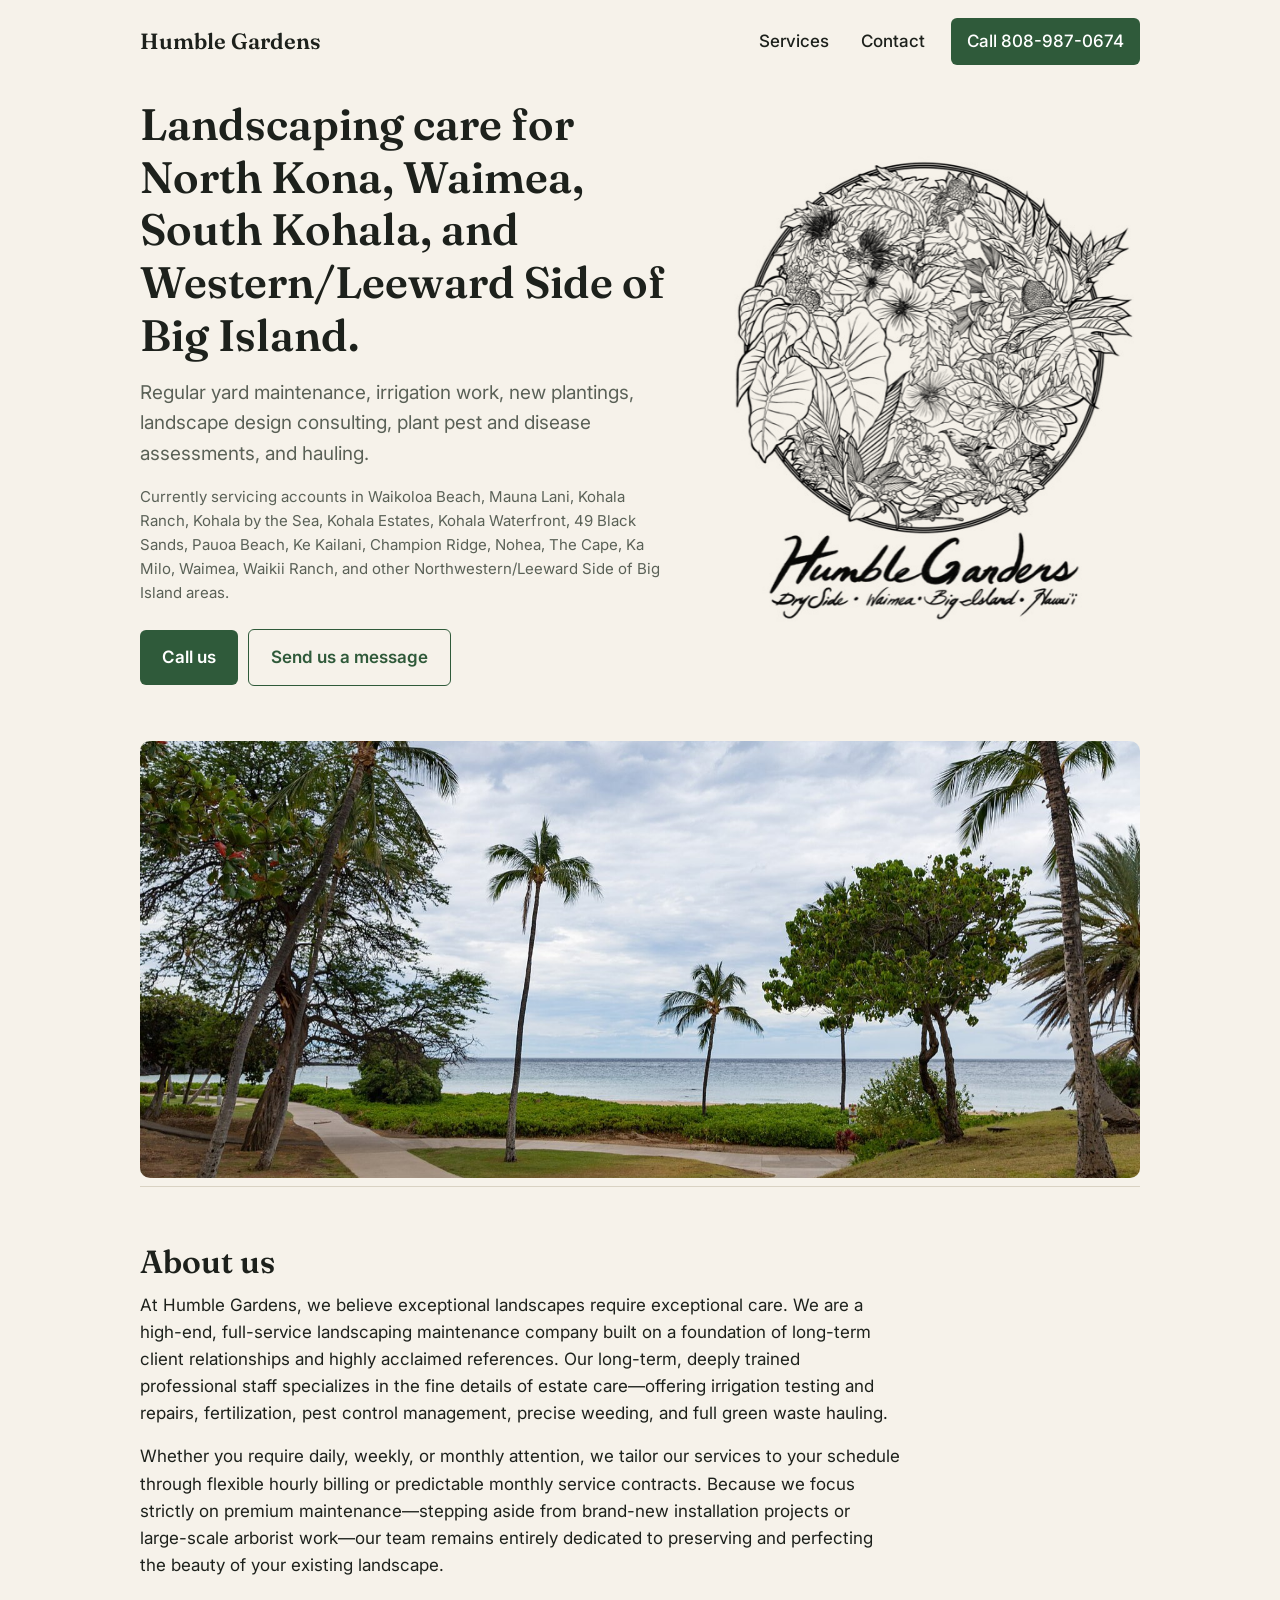
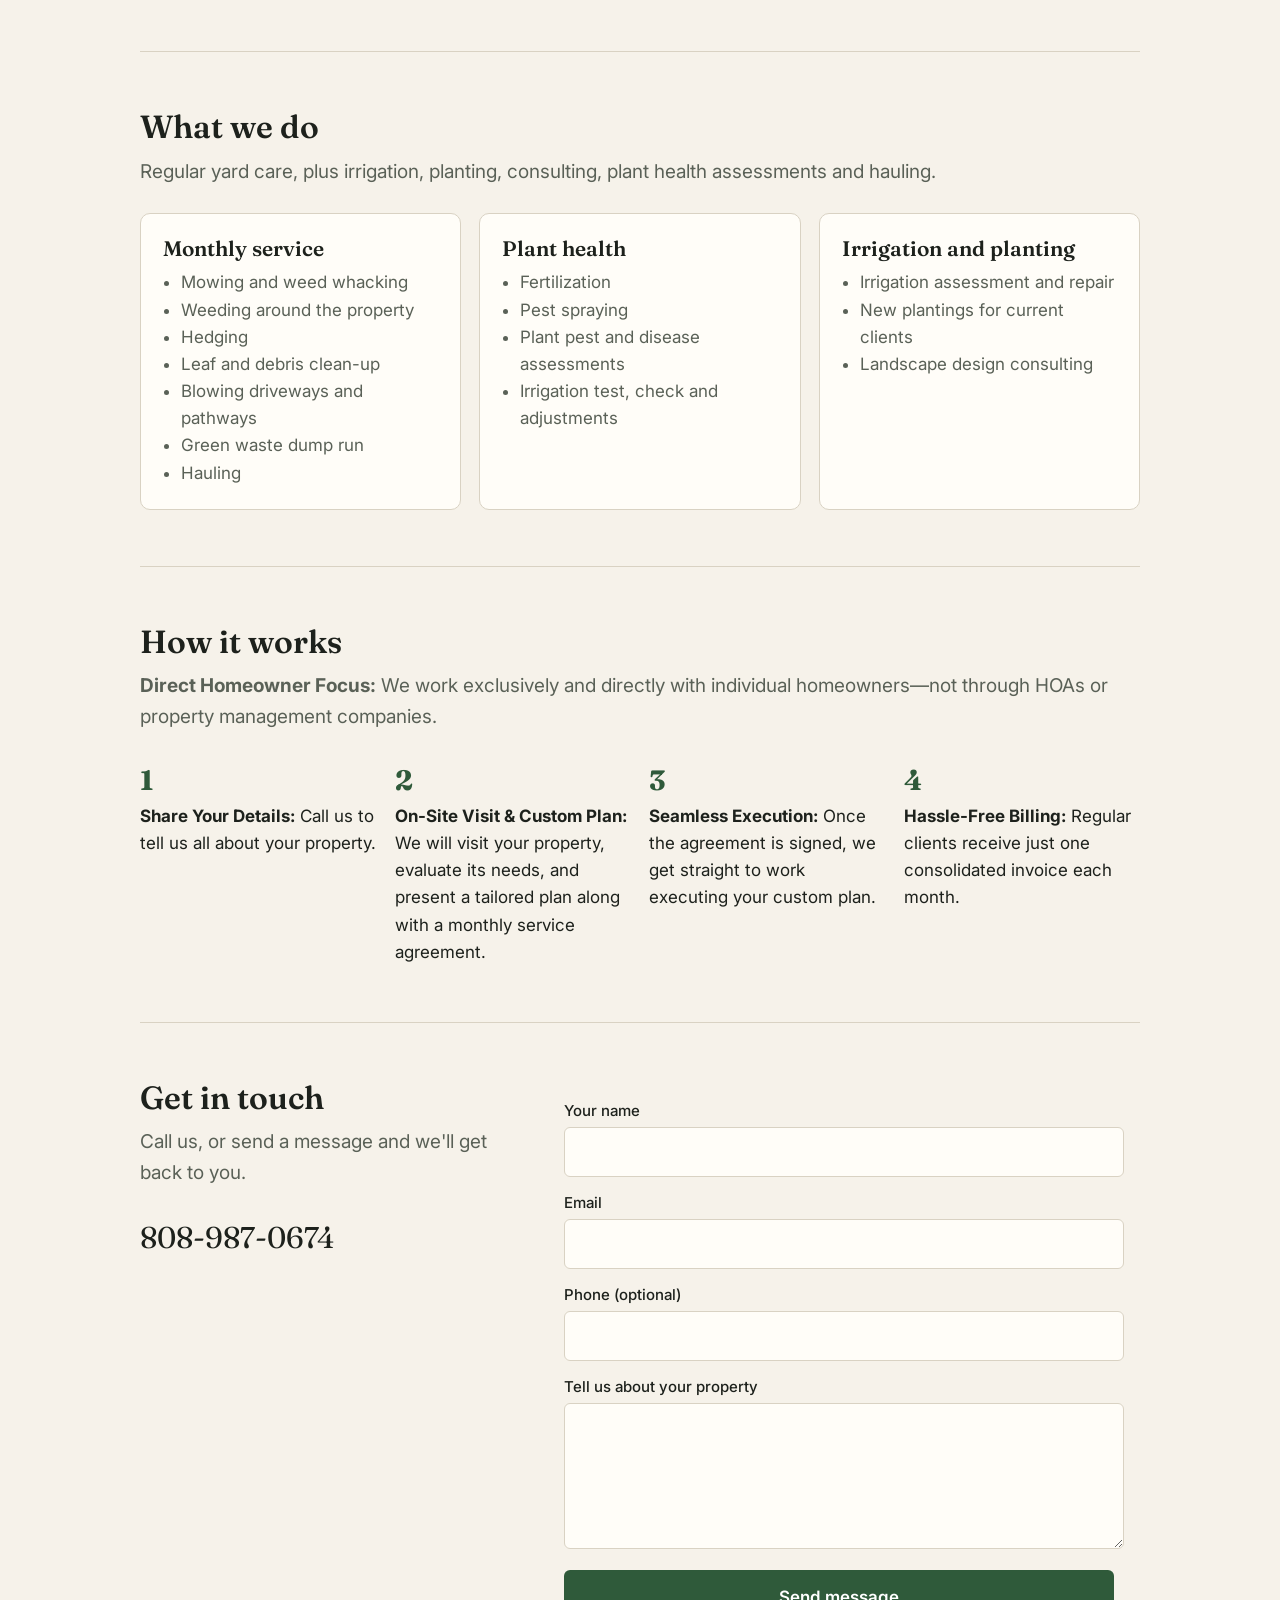
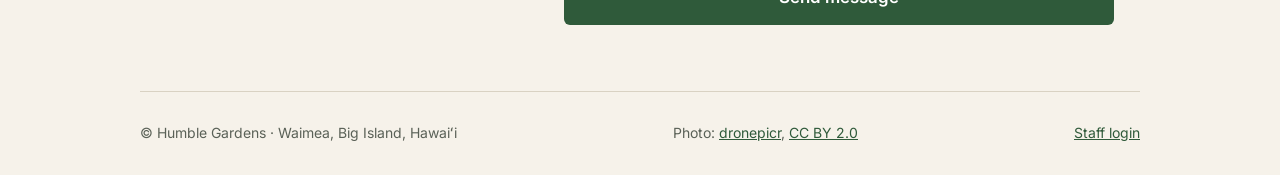
<file: index.html>
<!doctype html>
<html lang="en">
<head>
<meta charset="utf-8">
<meta name="viewport" content="width=device-width, initial-scale=1">
<meta name="robots" content="noindex">
<title>Humble Gardens</title>
<link rel="preconnect" href="https://fonts.googleapis.com">
<link href="https://fonts.googleapis.com/css2?family=Fraunces:opsz,wght@9..144,400;9..144,600&family=Inter:wght@400;500;600&display=swap" rel="stylesheet">
<link rel="stylesheet" href="logo.css">
<style>
:root{--paper:#f6f2ea;--ink:#1d211c;--muted:#5a6157;--leaf:#2f5a3a;--leaf-soft:#e3eadf;--line:#d9d2c3;--card:#fffdf8}
*{box-sizing:border-box}
body{margin:0;background:var(--paper);color:var(--ink);font:17px/1.6 Inter,system-ui,sans-serif}
a{color:var(--leaf)}
.wrap{max-width:1040px;margin:0 auto;padding:0 20px}
.draft{background:var(--ink);color:var(--paper);text-align:center;font-size:13px;padding:6px 16px}
header{display:flex;justify-content:space-between;align-items:center;padding:18px 0;gap:12px;flex-wrap:wrap}
.brand{font-family:Fraunces,serif;font-weight:600;font-size:22px;text-decoration:none;color:var(--ink)}
nav a{margin-left:20px;text-decoration:none;color:var(--ink);font-weight:500;display:inline-flex;align-items:center;min-height:44px;padding:0 6px}
nav a.call{background:var(--leaf);color:#fff;padding:10px 16px;border-radius:6px}
.hero{display:grid;grid-template-columns:1.1fr .9fr;gap:40px;align-items:center;padding:10px 0 40px}
.hero .logo{--logo-w:420px;mix-blend-mode:multiply;justify-self:center}
h1,h2,h3{font-family:Fraunces,serif;font-weight:600;line-height:1.2}
h1{font-size:44px;margin:0 0 16px}
h2{font-size:32px;margin:0 0 10px}
.lead{font-size:19px;color:var(--muted);margin:0 0 26px}
.btn{display:inline-block;background:var(--leaf);color:#fff;text-decoration:none;padding:14px 22px;border-radius:6px;font-weight:600;margin:0 10px 10px 0}
.btn.ghost{background:none;color:var(--leaf);border:1.5px solid var(--leaf)}
section{padding:56px 0;border-top:1px solid var(--line)}
.grid{display:grid;grid-template-columns:repeat(3,1fr);gap:18px;margin-top:26px}
.card{background:var(--card);border:1px solid var(--line);border-radius:10px;padding:22px}
.card h3{margin:0 0 8px;font-size:21px}
.card ul{margin:0;padding-left:18px;color:var(--muted)}
.steps{display:grid;gap:18px;margin-top:22px}
.steps b{display:block;font-family:Fraunces,serif;font-size:28px;color:var(--leaf)}
form{display:grid;gap:14px;max-width:560px;margin-top:20px}
label{font-weight:500;font-size:15px}
input,textarea,select{width:100%;font:inherit;padding:12px;border:1px solid var(--line);border-radius:6px;background:var(--card);margin-top:4px}
.note{font-size:14px;color:var(--muted)}
.contact{display:grid;grid-template-columns:.8fr 1.2fr;gap:40px}
.photo{margin:0 0 8px}.photo img{display:block;width:100%;height:auto;aspect-ratio:16/7;object-fit:cover;object-position:50% 60%;border-radius:10px}
.area{font-size:15px;color:var(--muted);margin:-10px 0 24px}
.bio{max-width:760px}.bio p{margin:0 0 16px}
.steps{grid-template-columns:repeat(4,1fr)}
.hp{position:absolute;left:-9999px;width:1px;height:1px;overflow:hidden}
.sent{background:var(--leaf-soft);border-left:4px solid var(--leaf);padding:14px 16px;border-radius:6px;font-weight:500}
.sent.bad{background:#f6e3df;border-color:#a33}
button.btn{border:0;font:inherit;font-weight:600;cursor:pointer}
.phone{font-family:Fraunces,serif;font-size:30px;text-decoration:none;color:var(--ink)}
footer{padding:30px 0;border-top:1px solid var(--line);color:var(--muted);font-size:14px;display:flex;justify-content:space-between;flex-wrap:wrap;gap:10px}
@media (max-width:760px){
  .hero,.contact{grid-template-columns:1fr}
  .hero .logo{--logo-w:280px;order:-1}
  .photo img{aspect-ratio:4/3}
  .grid,.steps{grid-template-columns:1fr}
  h1{font-size:34px}
  nav a{margin-left:8px}
  form .btn{width:100%;min-height:48px}
}
</style>
</head>
<body>
<div class="wrap">
<header>
  <a class="brand" href="index.html">Humble Gardens</a>
  <nav><a href="#services">Services</a><a href="#contact">Contact</a><a class="call" href="tel:+18089870674">Call 808-987-0674</a></nav>
</header>

<div class="hero">
  <div>
    <h1>Landscaping care for North Kona, Waimea, South Kohala, and Western/Leeward Side of Big Island.</h1>
    <p class="lead">Regular yard maintenance, irrigation work, new plantings, landscape design consulting, plant pest and disease assessments, and hauling.</p>
    <p class="area">Currently servicing accounts in Waikoloa Beach, Mauna Lani, Kohala Ranch, Kohala by the Sea, Kohala Estates, Kohala Waterfront, 49 Black Sands, Pauoa Beach, Ke Kailani, Champion Ridge, Nohea, The Cape, Ka Milo, Waimea, Waikii Ranch, and other Northwestern/Leeward Side of Big Island areas.</p>
    <a class="btn" href="tel:+18089870674">Call us</a><a class="btn ghost" href="#contact">Send us a message</a>
  </div>
  <img class="logo" src="logo.jpg" alt="Humble Gardens logo: a circle of native Hawaiian plants and birds">
</div>

<figure class="photo"><img src="grounds.jpg" width="1600" height="1067" alt="Palms, shade trees and kept lawn above the ocean on the Kohala coast" loading="lazy"></figure>

<section id="about">
  <h2>About us</h2>
  <div class="bio">
    <p>At Humble Gardens, we believe exceptional landscapes require exceptional care. We are a high-end, full-service landscaping maintenance company built on a foundation of long-term client relationships and highly acclaimed references. Our long-term, deeply trained professional staff specializes in the fine details of estate care—offering irrigation testing and repairs, fertilization, pest control management, precise weeding, and full green waste hauling.</p>
    <p>Whether you require daily, weekly, or monthly attention, we tailor our services to your schedule through flexible hourly billing or predictable monthly service contracts. Because we focus strictly on premium maintenance—stepping aside from brand-new installation projects or large-scale arborist work—our team remains entirely dedicated to preserving and perfecting the beauty of your existing landscape.</p>
  </div>
</section>

<section id="services">
  <h2>What we do</h2>
  <p class="lead">Regular yard care, plus irrigation, planting, consulting, plant health assessments and hauling.</p>
  <div class="grid">
    <div class="card"><h3>Monthly service</h3><ul>
      <li>Mowing and weed whacking</li><li>Weeding around the property</li><li>Hedging</li><li>Leaf and debris clean-up</li><li>Blowing driveways and pathways</li><li>Green waste dump run</li><li>Hauling</li></ul></div>
    <div class="card"><h3>Plant health</h3><ul>
      <li>Fertilization</li><li>Pest spraying</li><li>Plant pest and disease assessments</li><li>Irrigation test, check and adjustments</li></ul></div>
    <div class="card"><h3>Irrigation and planting</h3><ul>
      <li>Irrigation assessment and repair</li><li>New plantings for current clients</li><li>Landscape design consulting</li></ul></div>
  </div>
</section>

<section>
  <h2>How it works</h2>
  <p class="lead"><strong>Direct Homeowner Focus:</strong> We work exclusively and directly with individual homeowners—not through HOAs or property management companies.</p>
  <div class="steps">
    <div><b>1</b><strong>Share Your Details:</strong> Call us to tell us all about your property.</div>
    <div><b>2</b><strong>On-Site Visit &amp; Custom Plan:</strong> We will visit your property, evaluate its needs, and present a tailored plan along with a monthly service agreement.</div>
    <div><b>3</b><strong>Seamless Execution:</strong> Once the agreement is signed, we get straight to work executing your custom plan.</div>
    <div><b>4</b><strong>Hassle-Free Billing:</strong> Regular clients receive just one consolidated invoice each month.</div>
  </div>
</section>

<section id="contact">
  <div class="contact">
    <div>
      <h2>Get in touch</h2>
      <p class="lead">Call us, or send a message and we'll get back to you.</p>
      <a class="phone" href="tel:+18089870674">808-987-0674</a>
    </div>
    <div>
      <p id="sent" class="sent" role="status" hidden></p>
      <form id="msgform" method="post" action="https://office.humble-gardens.com/api/contact">
        <label>Your name<input name="name" required maxlength="100" autocomplete="name"></label>
        <label>Email<input name="email" type="email" required maxlength="200" autocomplete="email"></label>
        <label>Phone (optional)<input name="phone" type="tel" maxlength="40" autocomplete="tel"></label>
        <label>Tell us about your property<textarea name="message" rows="5" required maxlength="5000"></textarea></label>
        <label class="hp" aria-hidden="true">Website<input name="website" tabindex="-1" autocomplete="off"></label>
        <button class="btn" type="submit">Send message</button>
      </form>
    </div>
  </div>
</section>

<footer><span>© Humble Gardens · Waimea, Big Island, Hawaiʻi</span><span>Photo: <a href="https://commons.wikimedia.org/wiki/File:H%C4%81puna_Beach_State_Park_Big_island,_Hawaii_(46276933231).jpg" rel="noopener">dronepicr</a>, <a href="https://creativecommons.org/licenses/by/2.0/" rel="noopener">CC BY 2.0</a></span><a href="https://office.humble-gardens.com/">Staff login</a></footer>
<script>
// The contact form posts to the office Worker, which sends it to Clark and bounces back here with ?sent=.
(() => { const r = new URLSearchParams(location.search).get("sent"); if (!r) return;
  const p = document.getElementById("sent"), t = { "1": "Thanks — your message is on its way. We'll get back to you soon.", "busy": "We've had a few messages from you already. Please call us instead: 808-987-0674.", "0": "Sorry, that didn't send. Please check your email address, or call us: 808-987-0674." };
  p.textContent = t[r] || t["0"]; p.classList.toggle("bad", r !== "1"); p.hidden = false; if (r === "1") document.getElementById("msgform").hidden = true;
  history.replaceState(null, "", location.pathname + "#contact"); })();
</script>
</div>
</body>
</html>
</file>
<file: logo.css>
/* One rule for every Humble Gardens logo: width-driven, height follows the image (484x700), never squeezed by flex/grid. Pages set --logo-w only. */
img.logo{display:block;width:var(--logo-w,150px);min-width:min(140px,100%);max-width:100%;height:auto;aspect-ratio:484/700;object-fit:contain;flex:none}
</file>
